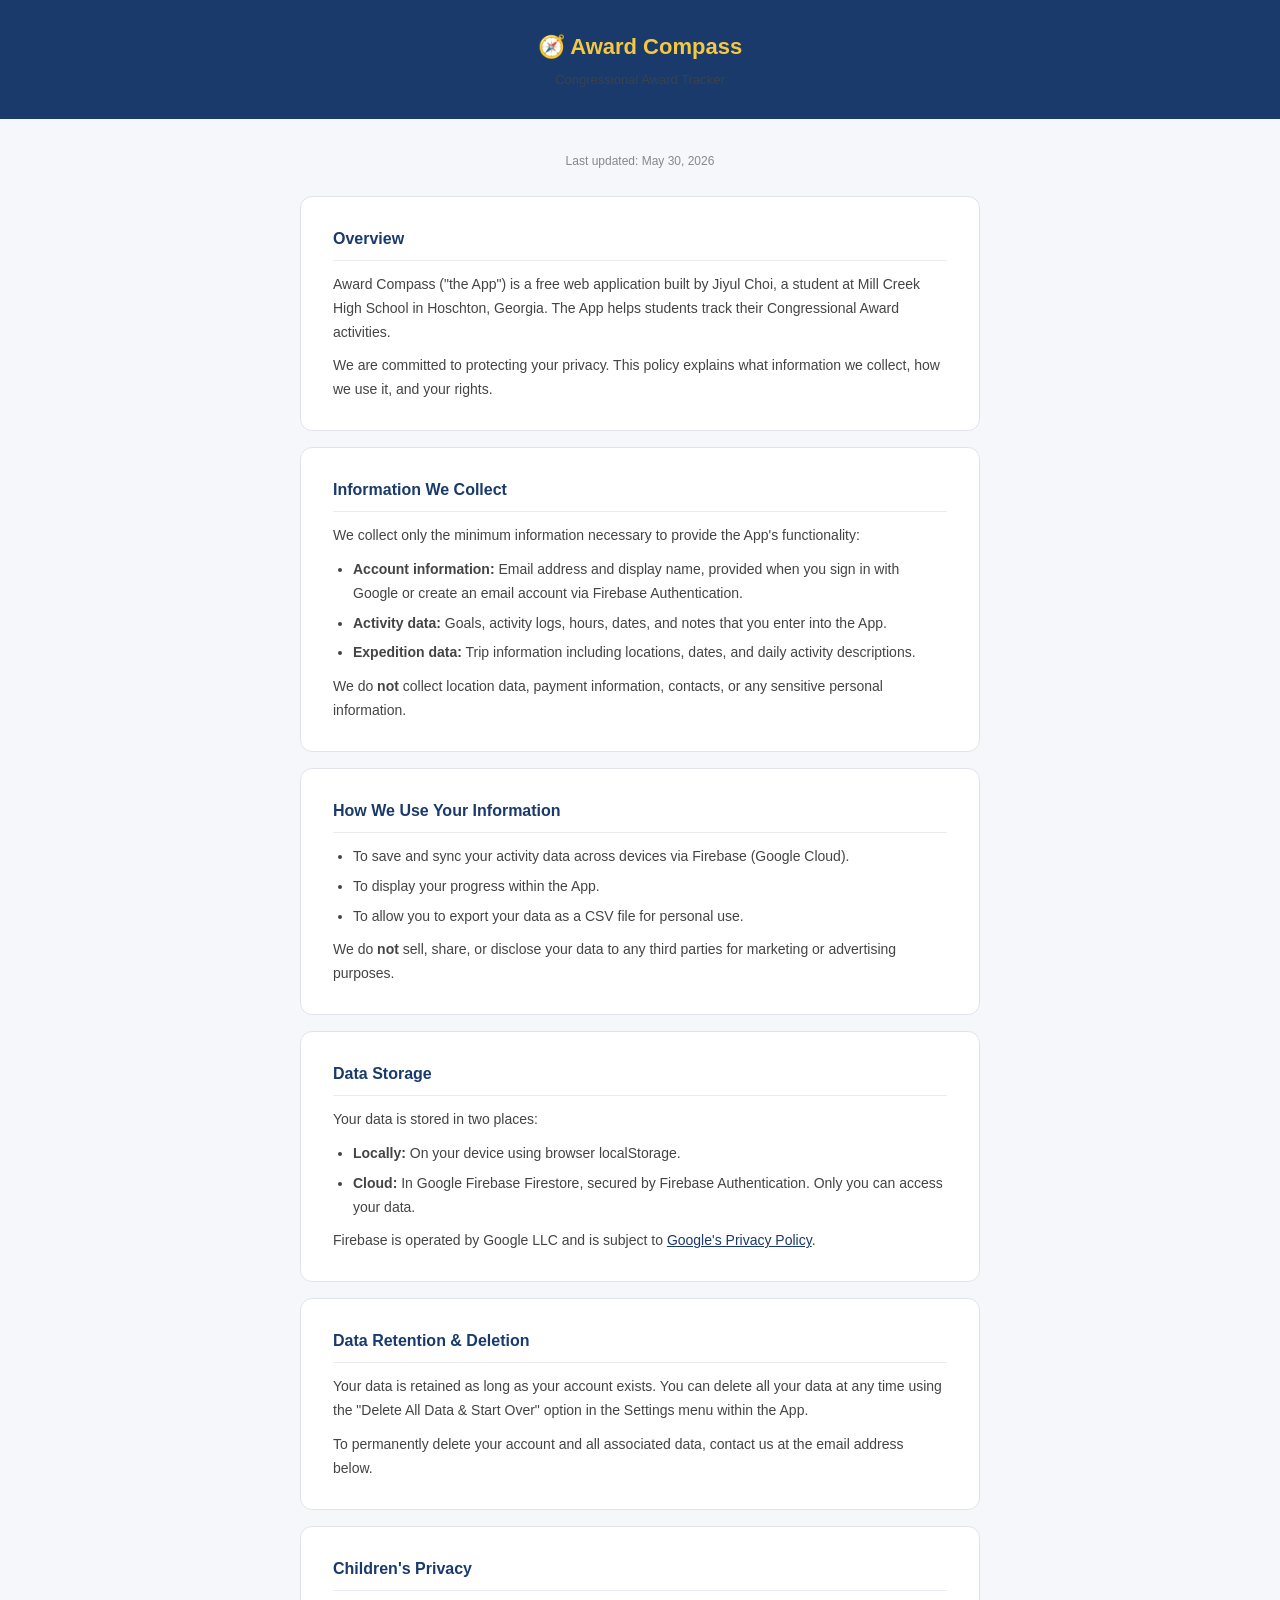
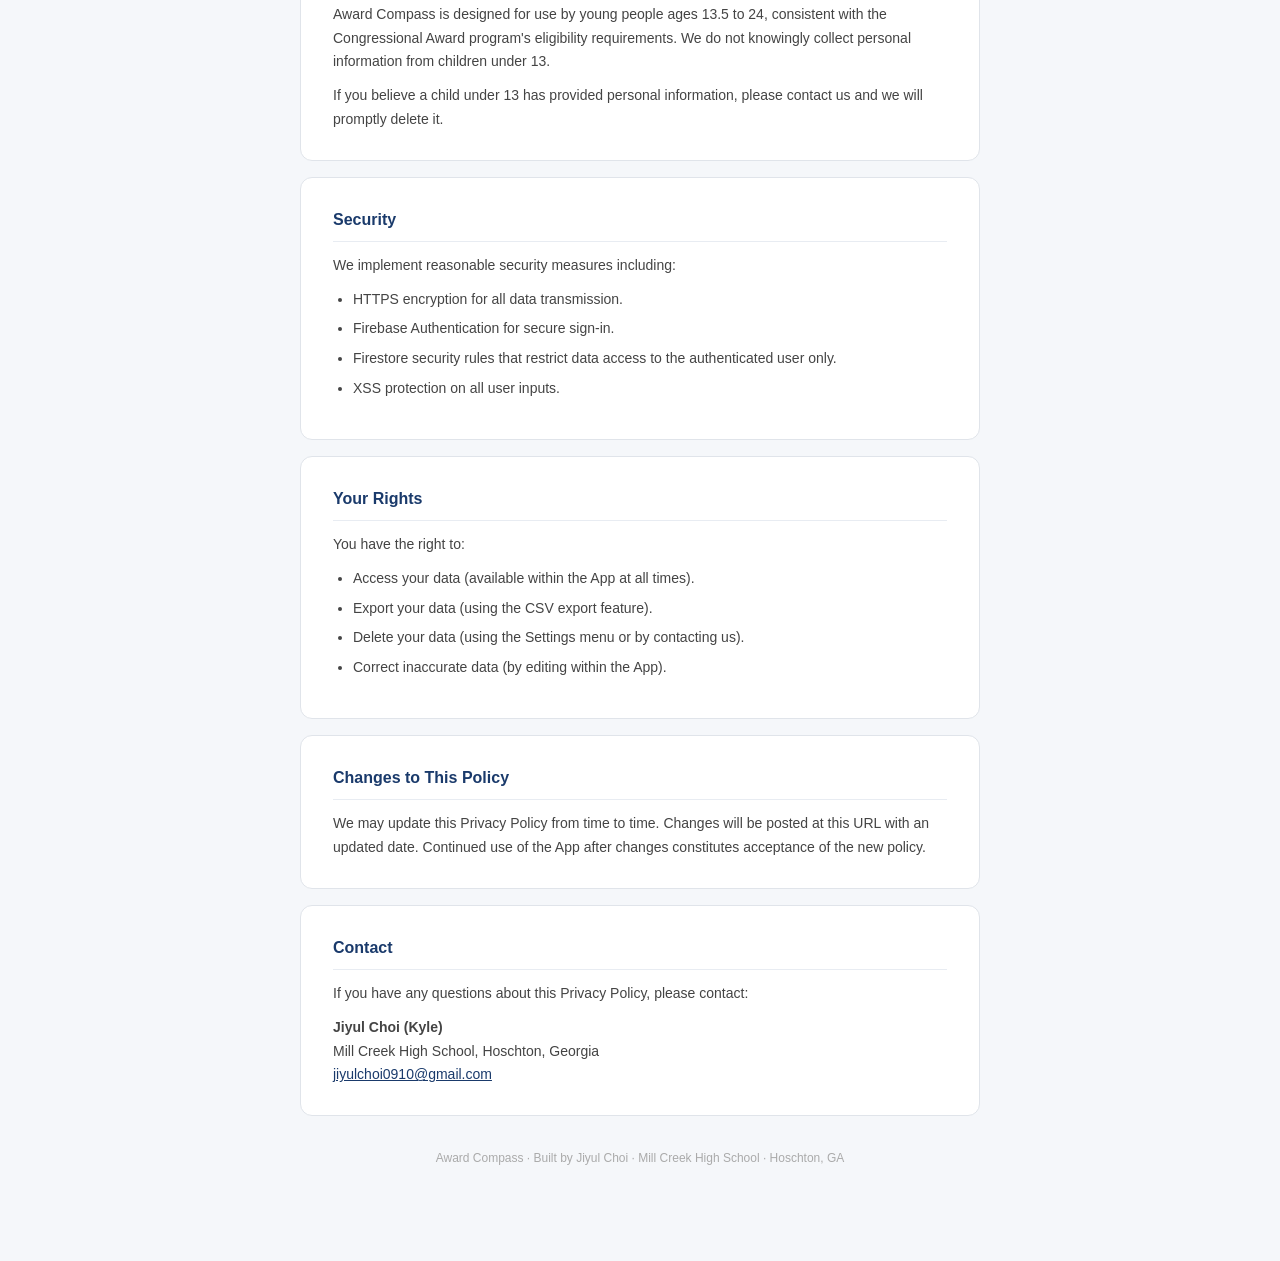
<file: privacy-policy.html>
<!DOCTYPE html>
<html lang="en">
<head>
    <meta charset="UTF-8">
    <meta name="viewport" content="width=device-width, initial-scale=1.0">
    <title>Privacy Policy — Award Compass</title>
    <style>
        * { box-sizing: border-box; margin: 0; padding: 0; }
        body {
            font-family: -apple-system, BlinkMacSystemFont, 'Segoe UI', sans-serif;
            background: #f5f7fa;
            color: #222;
            line-height: 1.7;
        }
        header {
            background: #1a3a6b;
            color: white;
            padding: 28px 20px;
            text-align: center;
        }
        header h1 {
            font-size: 22px;
            color: #F5C842;
            margin-bottom: 4px;
        }
        header p {
            font-size: 13px;
            opacity: 0.8;
        }
        .container {
            max-width: 720px;
            margin: 32px auto;
            padding: 0 20px 60px;
        }
        .card {
            background: white;
            border-radius: 12px;
            padding: 28px 32px;
            margin-bottom: 16px;
            border: 1px solid #e0e4ea;
        }
        h2 {
            font-size: 16px;
            font-weight: 600;
            color: #1a3a6b;
            margin-bottom: 12px;
            padding-bottom: 8px;
            border-bottom: 1px solid #e8ecf2;
        }
        p { font-size: 14px; color: #444; margin-bottom: 10px; }
        p:last-child { margin-bottom: 0; }
        ul { font-size: 14px; color: #444; padding-left: 20px; margin-bottom: 10px; }
        ul li { margin-bottom: 6px; }
        .updated {
            font-size: 12px;
            color: #888;
            text-align: center;
            margin-bottom: 24px;
        }
        a { color: #1a3a6b; }
        .footer {
            text-align: center;
            font-size: 12px;
            color: #aaa;
            margin-top: 32px;
        }
    </style>
</head>
<body>

<header>
    <h1>🧭 Award Compass</h1>
    <p>Congressional Award Tracker</p>
</header>

<div class="container">
    <p class="updated">Last updated: May 30, 2026</p>

    <div class="card">
        <h2>Overview</h2>
        <p>Award Compass ("the App") is a free web application built by Jiyul Choi, a student at Mill Creek High School in Hoschton, Georgia. The App helps students track their Congressional Award activities.</p>
        <p>We are committed to protecting your privacy. This policy explains what information we collect, how we use it, and your rights.</p>
    </div>

    <div class="card">
        <h2>Information We Collect</h2>
        <p>We collect only the minimum information necessary to provide the App's functionality:</p>
        <ul>
            <li><strong>Account information:</strong> Email address and display name, provided when you sign in with Google or create an email account via Firebase Authentication.</li>
            <li><strong>Activity data:</strong> Goals, activity logs, hours, dates, and notes that you enter into the App.</li>
            <li><strong>Expedition data:</strong> Trip information including locations, dates, and daily activity descriptions.</li>
        </ul>
        <p>We do <strong>not</strong> collect location data, payment information, contacts, or any sensitive personal information.</p>
    </div>

    <div class="card">
        <h2>How We Use Your Information</h2>
        <ul>
            <li>To save and sync your activity data across devices via Firebase (Google Cloud).</li>
            <li>To display your progress within the App.</li>
            <li>To allow you to export your data as a CSV file for personal use.</li>
        </ul>
        <p>We do <strong>not</strong> sell, share, or disclose your data to any third parties for marketing or advertising purposes.</p>
    </div>

    <div class="card">
        <h2>Data Storage</h2>
        <p>Your data is stored in two places:</p>
        <ul>
            <li><strong>Locally:</strong> On your device using browser localStorage.</li>
            <li><strong>Cloud:</strong> In Google Firebase Firestore, secured by Firebase Authentication. Only you can access your data.</li>
        </ul>
        <p>Firebase is operated by Google LLC and is subject to <a href="https://firebase.google.com/support/privacy" target="_blank">Google's Privacy Policy</a>.</p>
    </div>

    <div class="card">
        <h2>Data Retention & Deletion</h2>
        <p>Your data is retained as long as your account exists. You can delete all your data at any time using the "Delete All Data & Start Over" option in the Settings menu within the App.</p>
        <p>To permanently delete your account and all associated data, contact us at the email address below.</p>
    </div>

    <div class="card">
        <h2>Children's Privacy</h2>
        <p>Award Compass is designed for use by young people ages 13.5 to 24, consistent with the Congressional Award program's eligibility requirements. We do not knowingly collect personal information from children under 13.</p>
        <p>If you believe a child under 13 has provided personal information, please contact us and we will promptly delete it.</p>
    </div>

    <div class="card">
        <h2>Security</h2>
        <p>We implement reasonable security measures including:</p>
        <ul>
            <li>HTTPS encryption for all data transmission.</li>
            <li>Firebase Authentication for secure sign-in.</li>
            <li>Firestore security rules that restrict data access to the authenticated user only.</li>
            <li>XSS protection on all user inputs.</li>
        </ul>
    </div>

    <div class="card">
        <h2>Your Rights</h2>
        <p>You have the right to:</p>
        <ul>
            <li>Access your data (available within the App at all times).</li>
            <li>Export your data (using the CSV export feature).</li>
            <li>Delete your data (using the Settings menu or by contacting us).</li>
            <li>Correct inaccurate data (by editing within the App).</li>
        </ul>
    </div>

    <div class="card">
        <h2>Changes to This Policy</h2>
        <p>We may update this Privacy Policy from time to time. Changes will be posted at this URL with an updated date. Continued use of the App after changes constitutes acceptance of the new policy.</p>
    </div>

    <div class="card">
        <h2>Contact</h2>
        <p>If you have any questions about this Privacy Policy, please contact:</p>
        <p><strong>Jiyul Choi (Kyle)</strong><br>
        Mill Creek High School, Hoschton, Georgia<br>
        <a href="mailto:jiyulchoi0910@gmail.com">jiyulchoi0910@gmail.com</a></p>
    </div>

    <div class="footer">
        Award Compass · Built by Jiyul Choi · Mill Creek High School · Hoschton, GA
    </div>
</div>

</body>
</html>
</file>
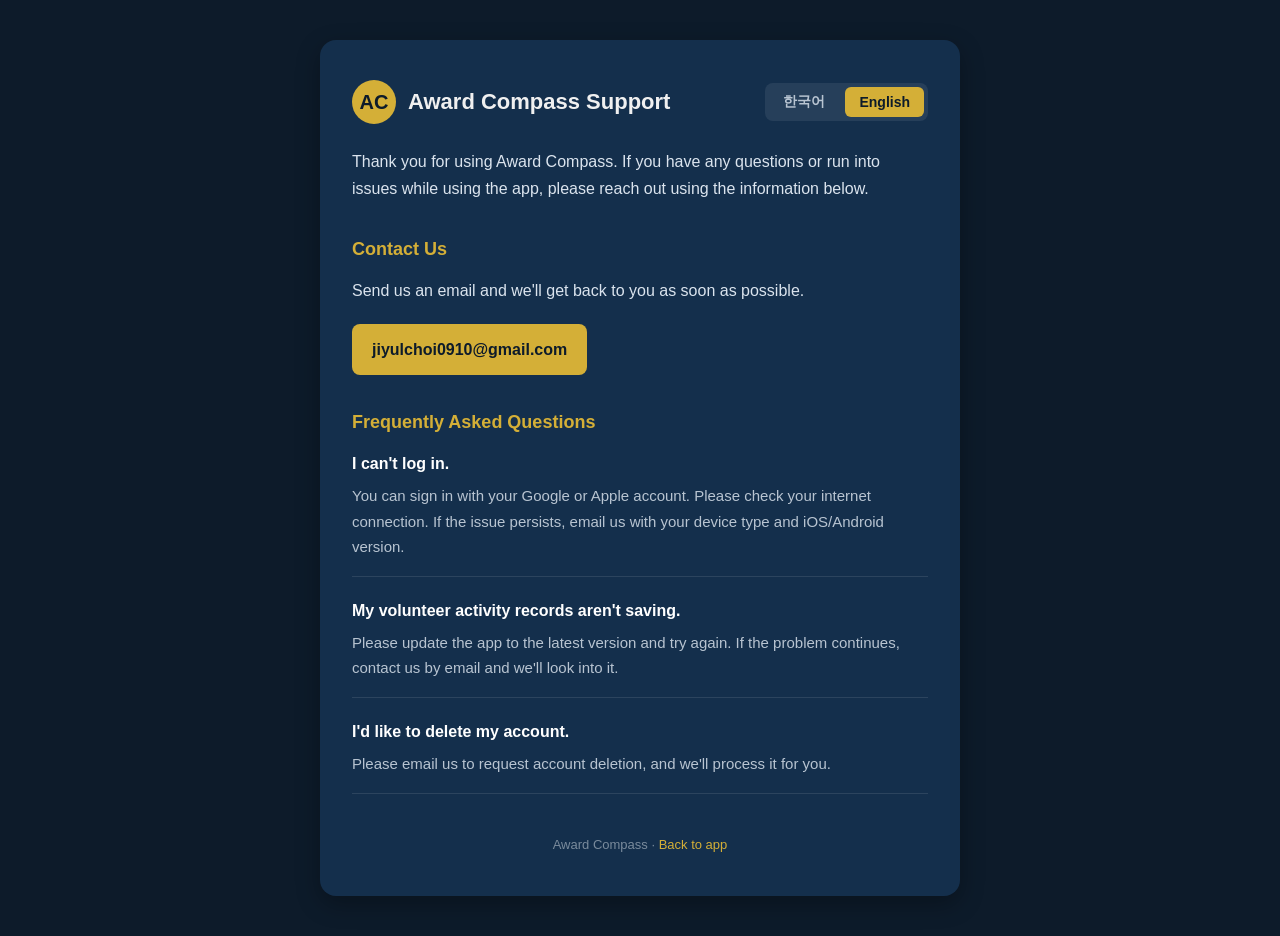
<file: support.html>
<!DOCTYPE html>
<html lang="ko">
<head>
<meta charset="UTF-8">
<meta name="viewport" content="width=device-width, initial-scale=1.0">
<title>Award Compass - Support</title>
<style>
  * { box-sizing: border-box; margin: 0; padding: 0; }
  body {
    font-family: -apple-system, BlinkMacSystemFont, "Segoe UI", Roboto, "Helvetica Neue", Arial, sans-serif;
    background: #0d1b2a;
    color: #f0f0f0;
    line-height: 1.7;
    padding: 40px 20px;
  }
  .container {
    max-width: 640px;
    margin: 0 auto;
    background: #142f4c;
    border-radius: 16px;
    padding: 40px 32px;
    box-shadow: 0 8px 24px rgba(0,0,0,0.3);
  }
  .top-row {
    display: flex;
    align-items: center;
    justify-content: space-between;
    margin-bottom: 24px;
    flex-wrap: wrap;
    gap: 12px;
  }
  .logo-row {
    display: flex;
    align-items: center;
    gap: 12px;
  }
  .logo-circle {
    width: 44px;
    height: 44px;
    border-radius: 50%;
    background: #d4af37;
    display: flex;
    align-items: center;
    justify-content: center;
    font-weight: bold;
    color: #0d1b2a;
    font-size: 20px;
    flex-shrink: 0;
  }
  h1 {
    font-size: 22px;
    font-weight: 700;
  }
  .lang-toggle {
    display: flex;
    gap: 6px;
    background: rgba(255,255,255,0.08);
    padding: 4px;
    border-radius: 8px;
  }
  .lang-btn {
    border: none;
    background: transparent;
    color: #b8c4d1;
    padding: 6px 14px;
    border-radius: 6px;
    cursor: pointer;
    font-size: 14px;
    font-weight: 600;
  }
  .lang-btn.active {
    background: #d4af37;
    color: #0d1b2a;
  }
  h2 {
    font-size: 18px;
    margin-top: 32px;
    margin-bottom: 12px;
    color: #d4af37;
  }
  p {
    color: #dbe4ee;
    margin-bottom: 12px;
  }
  a.email-link {
    display: inline-block;
    margin-top: 8px;
    padding: 12px 20px;
    background: #d4af37;
    color: #0d1b2a;
    text-decoration: none;
    border-radius: 8px;
    font-weight: 600;
  }
  a.email-link:hover {
    background: #e6c458;
  }
  .faq-item {
    margin-bottom: 20px;
    padding-bottom: 16px;
    border-bottom: 1px solid rgba(255,255,255,0.1);
  }
  .faq-item:last-child {
    border-bottom: none;
  }
  .faq-q {
    font-weight: 600;
    color: #fff;
    margin-bottom: 6px;
  }
  .faq-a {
    color: #b8c4d1;
    font-size: 15px;
  }
  footer {
    margin-top: 40px;
    font-size: 13px;
    color: #7a8b9c;
    text-align: center;
  }
  footer a {
    color: #d4af37;
    text-decoration: none;
  }
  [data-lang="en"] { display: none; }
</style>
</head>
<body>
  <div class="container">
    <div class="top-row">
      <div class="logo-row">
        <div class="logo-circle">AC</div>
        <h1>Award Compass Support</h1>
      </div>
      <div class="lang-toggle">
        <button class="lang-btn active" id="btn-ko" onclick="setLang('ko')">한국어</button>
        <button class="lang-btn" id="btn-en" onclick="setLang('en')">English</button>
      </div>
    </div>

    <!-- Korean -->
    <div data-lang="ko">
      <p>Award Compass를 이용해 주셔서 감사합니다. 앱 이용 중 궁금한 점이나 문제가 있으시면 아래 방법으로 문의해 주세요.</p>

      <h2>문의하기</h2>
      <p>이메일로 문의 주시면 최대한 빠르게 답변드리겠습니다.</p>
      <a class="email-link" href="mailto:jiyulchoi0910@gmail.com">jiyulchoi0910@gmail.com</a>

      <h2>자주 묻는 질문</h2>

      <div class="faq-item">
        <div class="faq-q">로그인이 안 돼요.</div>
        <div class="faq-a">Google 또는 Apple 계정으로 로그인할 수 있습니다. 인터넷 연결 상태를 확인하시고, 문제가 계속되면 위 이메일로 기기 종류와 iOS/Android 버전을 함께 보내주세요.</div>
      </div>

      <div class="faq-item">
        <div class="faq-q">봉사활동 기록이 저장되지 않아요.</div>
        <div class="faq-a">앱을 최신 버전으로 업데이트한 후 다시 시도해 주세요. 문제가 지속되면 이메일로 문의해 주시면 확인 후 답변드리겠습니다.</div>
      </div>

      <div class="faq-item">
        <div class="faq-q">계정을 삭제하고 싶어요.</div>
        <div class="faq-a">위 이메일로 계정 삭제를 요청해 주시면 처리해 드립니다.</div>
      </div>

      <footer>
        Award Compass &middot; <a href="https://jiyulchoi2027.github.io/award-tracker/">앱으로 돌아가기</a>
      </footer>
    </div>

    <!-- English -->
    <div data-lang="en">
      <p>Thank you for using Award Compass. If you have any questions or run into issues while using the app, please reach out using the information below.</p>

      <h2>Contact Us</h2>
      <p>Send us an email and we'll get back to you as soon as possible.</p>
      <a class="email-link" href="mailto:jiyulchoi0910@gmail.com">jiyulchoi0910@gmail.com</a>

      <h2>Frequently Asked Questions</h2>

      <div class="faq-item">
        <div class="faq-q">I can't log in.</div>
        <div class="faq-a">You can sign in with your Google or Apple account. Please check your internet connection. If the issue persists, email us with your device type and iOS/Android version.</div>
      </div>

      <div class="faq-item">
        <div class="faq-q">My volunteer activity records aren't saving.</div>
        <div class="faq-a">Please update the app to the latest version and try again. If the problem continues, contact us by email and we'll look into it.</div>
      </div>

      <div class="faq-item">
        <div class="faq-q">I'd like to delete my account.</div>
        <div class="faq-a">Please email us to request account deletion, and we'll process it for you.</div>
      </div>

      <footer>
        Award Compass &middot; <a href="https://jiyulchoi2027.github.io/award-tracker/">Back to app</a>
      </footer>
    </div>
  </div>

  <script>
    function setLang(lang) {
      document.querySelectorAll('[data-lang]').forEach(el => {
        el.style.display = (el.getAttribute('data-lang') === lang) ? 'block' : 'none';
      });
      document.getElementById('btn-ko').classList.toggle('active', lang === 'ko');
      document.getElementById('btn-en').classList.toggle('active', lang === 'en');
    }

    // Apple 리뷰어 등 영어권 방문자는 자동으로 영어로 표시
    const browserLang = navigator.language || navigator.userLanguage;
    if (!browserLang.toLowerCase().startsWith('ko')) {
      setLang('en');
    }
  </script>
</body>
</html>
</file>
